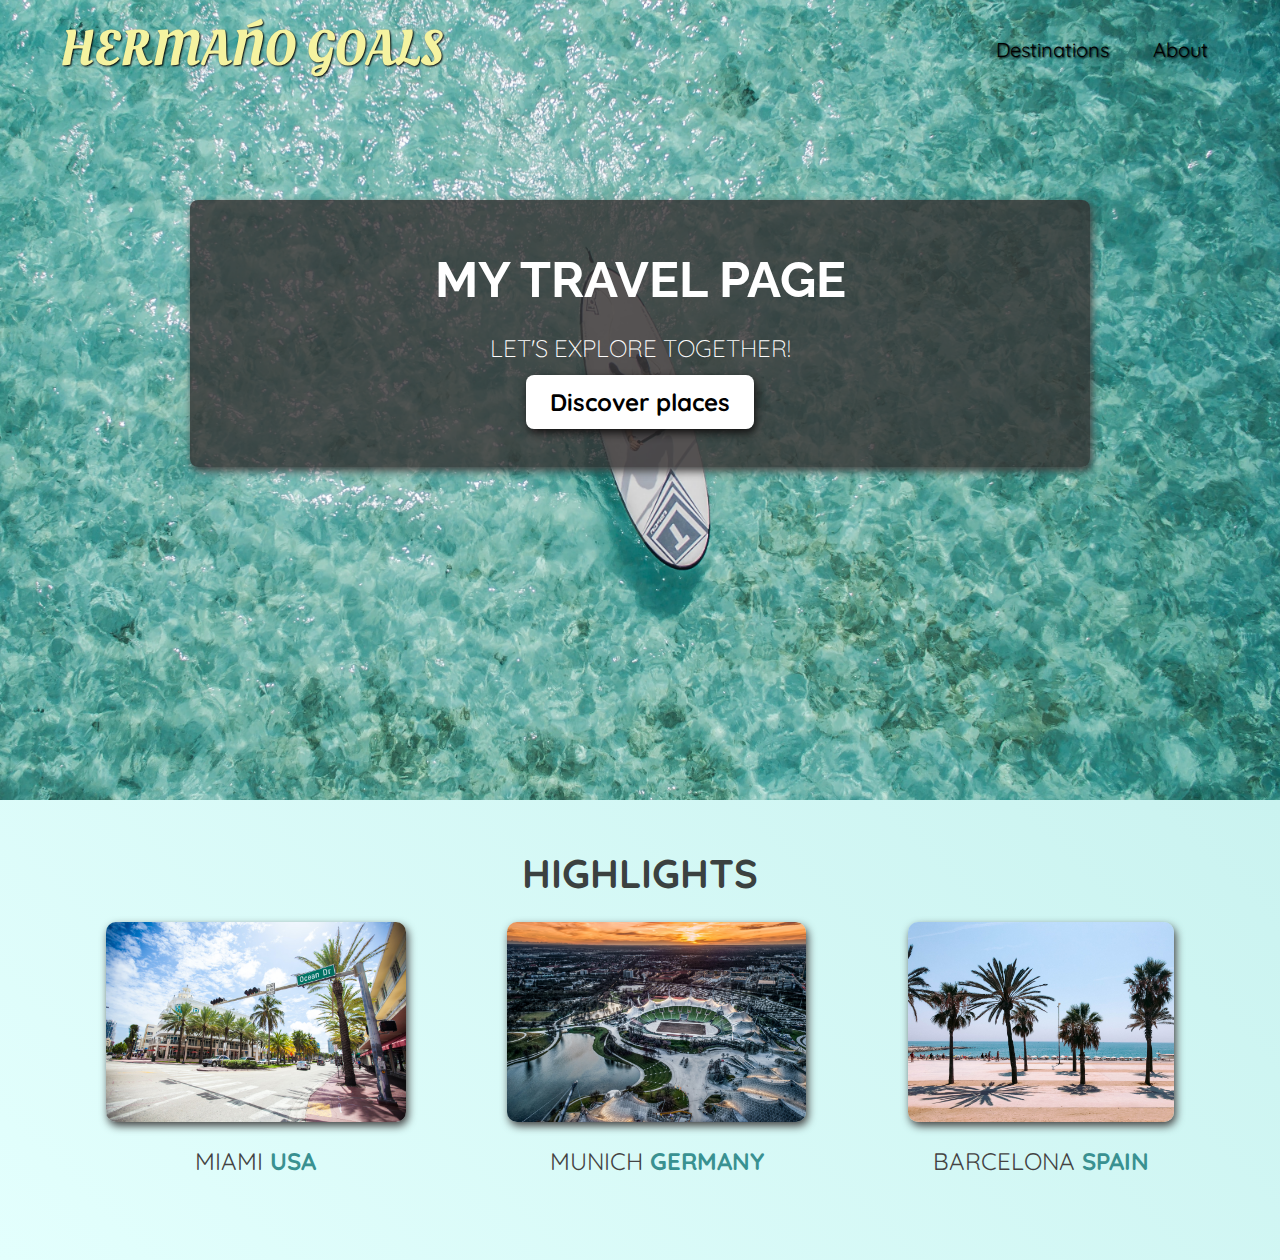
<file: index.html>
<!DOCTYPE html>
<html lang="en">
<head>
    <meta charset="UTF-8">
    <link
      href="https://fonts.googleapis.com/css2?family=Raleway:wght@700&family=Oleo+Script:wght@700&family=Quicksand:wght@300;500;700&display=swap"
      rel="stylesheet"
    />
    <link rel="stylesheet" href="shared.css">
    <link rel="stylesheet" href="styles.css">
    <title>Hermańo Goals</title>
</head>
<body>
    <header>
        <div id="page-logo">
            <a href="/index.html">Hermańo Goals</a>
        </div>
        <nav>
            <ul>
                <li><a href="/places.html">Destinations</a></li>
                <li><a href="">About</a></li>
            </ul>
        </nav>
    </header>
    <main>
        <section id="hero">
            <div id="hero-content">
                <h1>My travel page</h1>
                <p>Let's explore together!</p>
                <a href="/places.html">Discover places</a>
            </div>
        </section>
        <section id="highlights">
            <h2>Highlights</h2>
            <ul id="destinations">
                <li class="destination">
                    <img
                     src="images/places/miami.jpg" 
                     alt="Miami on sunny day"
                    />
                    <p> Miami <strong>USA</strong></p>
                </li>
                <li class="destination">
                    <img 
                     src="images/places/munich.jpg" 
                     alt="Munich stadium"
                    />
                    <p> Munich <strong>GERMANY</strong></p>
                </li>
                <li class="destination">
                    <img 
                     src="images/places/barcelona.jpg" 
                     alt="Barcelona palm beach"
                    />
                    <P> Barcelona <strong>SPAIN</strong></P> 
                </li>
            </ul> 
        </section>
    </main>
    <footer></footer>
</body>
</html>
</file>
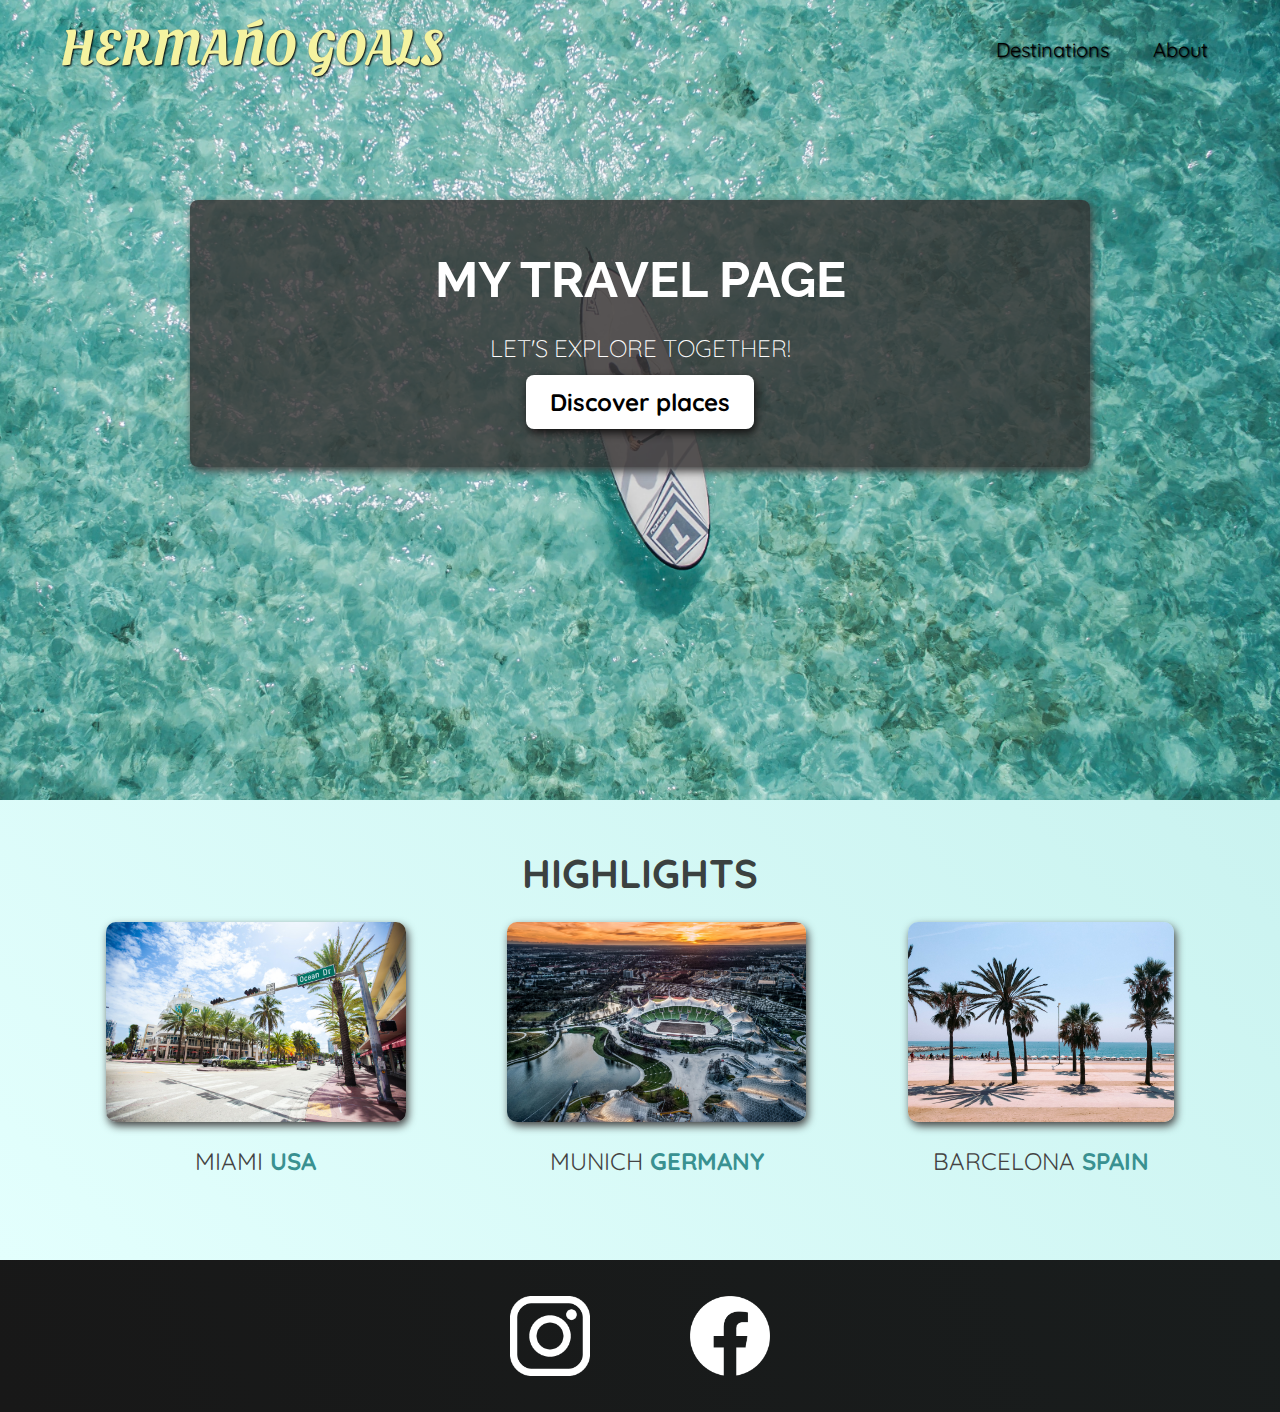
<file: Website_1/index.html>
<!DOCTYPE html>
<html lang="en">
<head>
    <meta charset="UTF-8">
    <link
      href="https://fonts.googleapis.com/css2?family=Raleway:wght@700&family=Oleo+Script:wght@700&family=Quicksand:wght@300;500;700&display=swap"
      rel="stylesheet"
    />
    <link rel="stylesheet" href="shared.css">
    <link rel="stylesheet" href="styles.css">
    <title>Hermańo Goals</title>
</head>
<body>
    <header>
        <div id="page-logo">
            <a href="index.html">Hermańo Goals</a>
        </div>
        <nav>
            <ul>
                <li><a href="places.html">Destinations</a></li>
                <li><a href="">About</a></li>
            </ul>
        </nav>
    </header>
    <main>
        <section id="hero">
            <div id="hero-content">
                <h1>My travel page</h1>
                <p>Let's explore together!</p>
                <a href="places.html">Discover places</a>
            </div>
        </section>
        <section id="highlights">
            <h2>Highlights</h2>
            <ul id="destinations">
                <li class="destination">
                    <img
                     src="images/places/miami.jpg" 
                     alt="Miami on sunny day"
                    />
                    <p> Miami <strong>USA</strong></p>
                </li>
                <li class="destination">
                    <img 
                     src="images/places/munich.jpg" 
                     alt="Munich stadium"
                    />
                    <p> Munich <strong>GERMANY</strong></p>
                </li>
                <li class="destination">
                    <img 
                     src="images/places/barcelona.jpg" 
                     alt="Barcelona palm beach"
                    />
                    <P> Barcelona <strong>SPAIN</strong></P> 
                </li>
            </ul> 
        </section>
    </main>
    <footer>
        <ul>
            <li>
              <a href="https://www.instagram.com">
                <img src="images/icons/insta.png" alt="Instagram logo"
              /></a>
            </li>
            <li>
              <a href="https://www.facebook.com">
                <img src="images/icons/facebook.png" alt="Facebook logo"
              /></a>
            </li>
          </ul> 
    </footer>
</body>
</html>
</file>
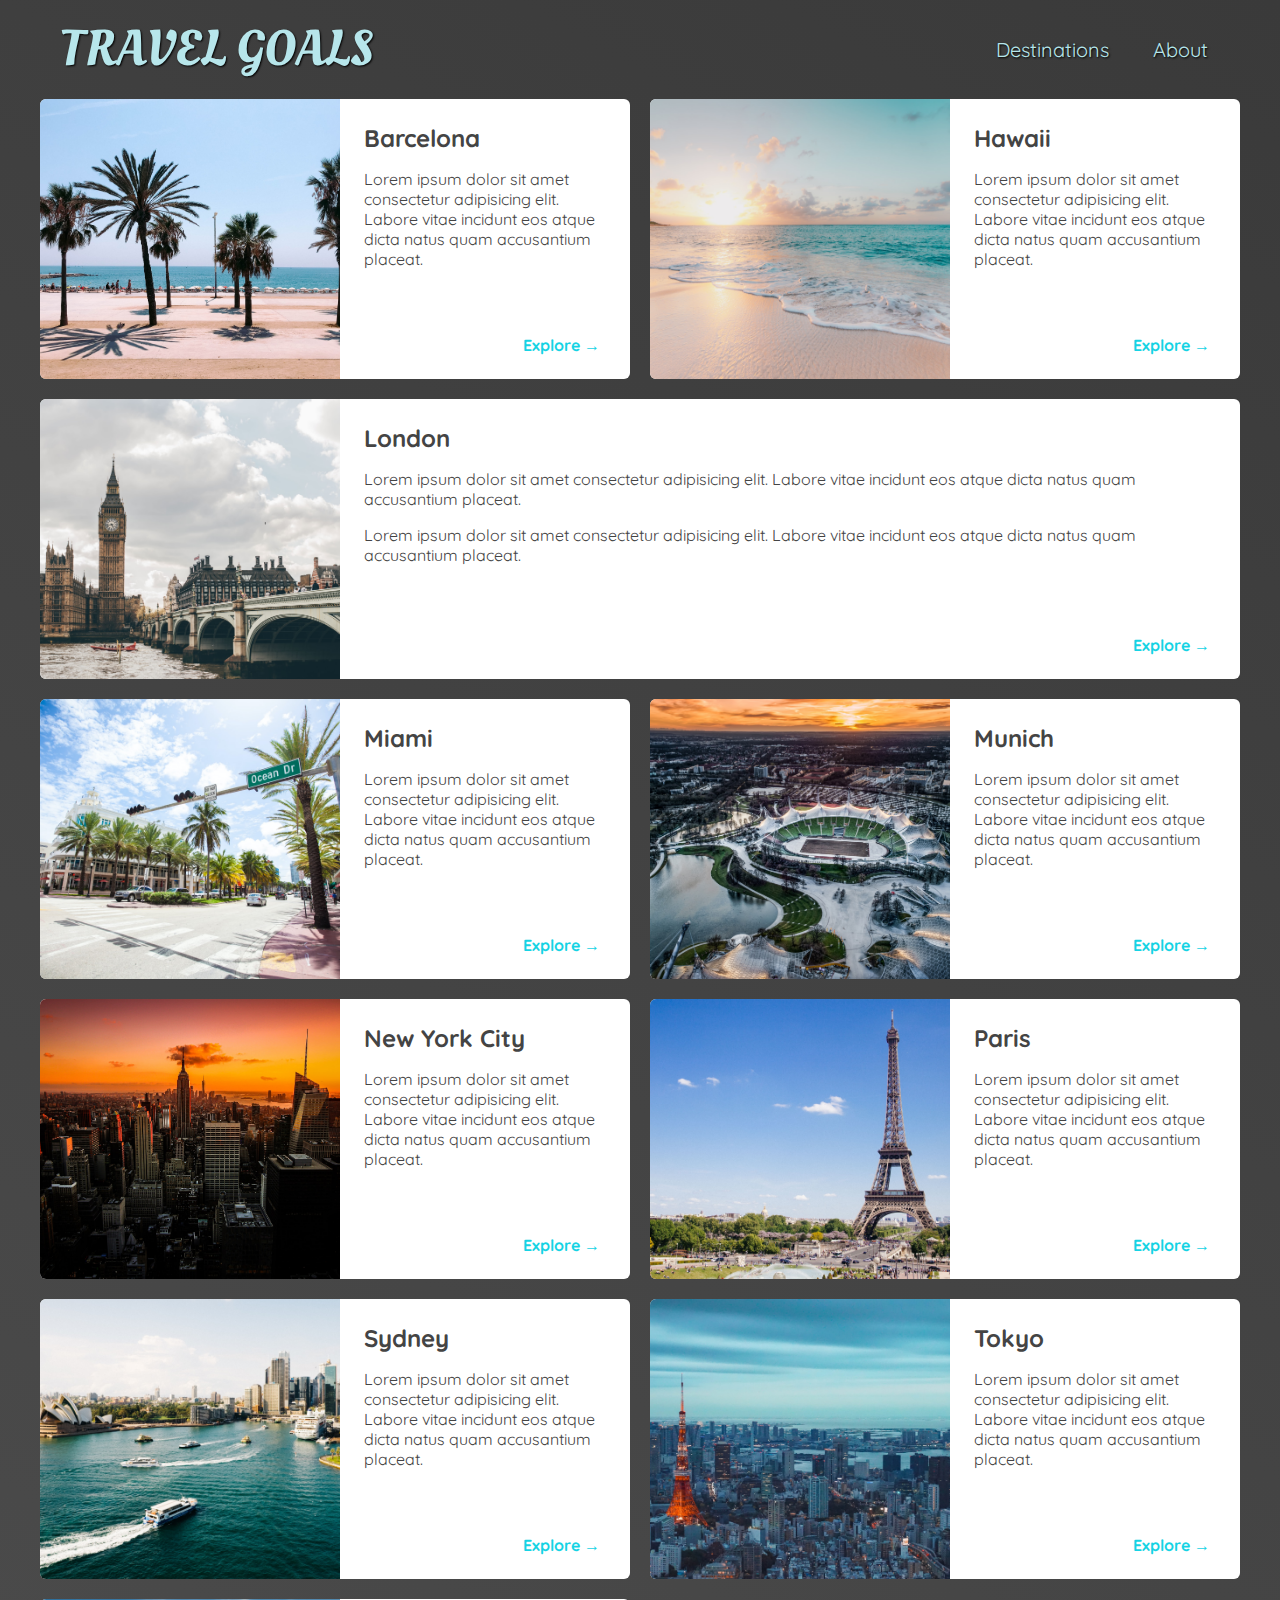
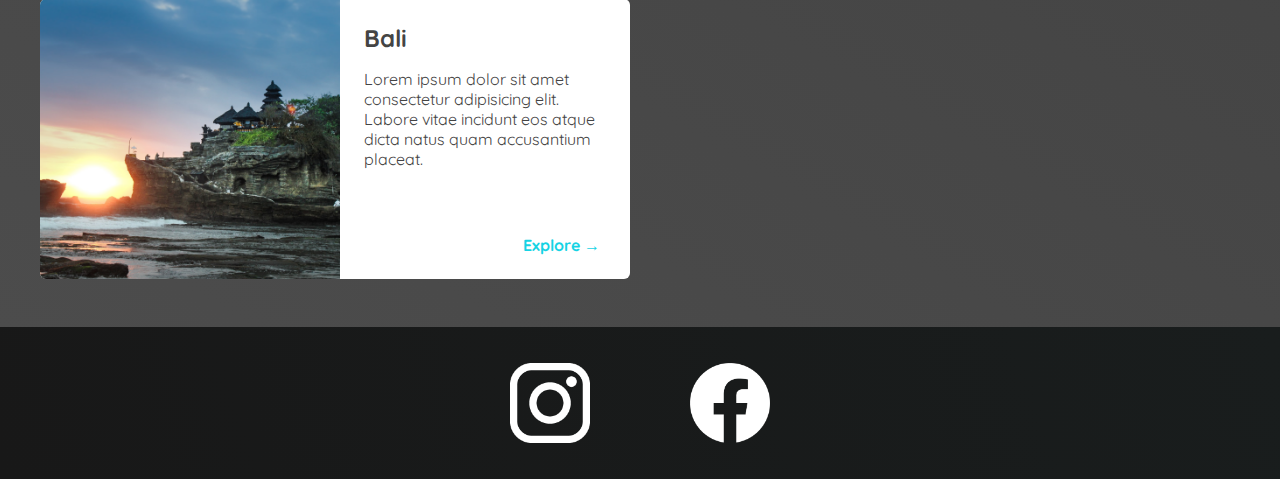
<file: Website_1/places.html>
<!DOCTYPE html>
<html lang="en">
  <head>
    <meta charset="UTF-8" />
    <link
      href="https://fonts.googleapis.com/css2?family=Raleway:wght@700&family=Oleo+Script:wght@700&family=Quicksand:wght@300;500&display=swap"
      rel="stylesheet"
    />
    <link rel="stylesheet" href="shared.css" />
    <link rel="stylesheet" href="places.css" />
    <title>Travel Goals</title>
  </head>
  <body>
    <header>
      <div id="page-logo">
        <a href="index.html">Travel Goals</a>
      </div>
      <nav>
        <ul>
          <li><a href="places.html">Destinations</a></li>
          <li><a href="">About</a></li>
        </ul>
      </nav>
    </header>
    <main>
      <ul>
        <li>
          <img src="images/places/barcelona.jpg" alt="City of Barcelona" />
          <div class="item-content">
            <div>
              <h2>Barcelona</h2>
              <p>
                Lorem ipsum dolor sit amet consectetur adipisicing elit. Labore
                vitae incidunt eos atque dicta natus quam accusantium placeat.
              </p>
            </div>
            <div class="actions">
              <a href="https://en.wikipedia.org/wiki/Barcelona">Explore &#x2192</a>
            </div>
          </div>
        </li>
        <li>
          <img src="images/places/hawaii.jpg" alt="Hawaii beach" />
          <div class="item-content">
            <div>
              <h2>Hawaii</h2>
              <p>
                Lorem ipsum dolor sit amet consectetur adipisicing elit. Labore
                vitae incidunt eos atque dicta natus quam accusantium placeat.
              </p>
            </div>
            <div class="actions">
              <a href="hhttps://en.wikipedia.org/wiki/Hawaii">Explore &#x2192</a>
            </div>
          </div>
        </li>
        <li>
          <img src="images/places/london.jpg" alt="London city" />
          <div class="item-content">
            <div>
              <h2>London</h2>
              <p>
                Lorem ipsum dolor sit amet consectetur adipisicing elit. Labore
                vitae incidunt eos atque dicta natus quam accusantium placeat.
              </p>
              <p>
                Lorem ipsum dolor sit amet consectetur adipisicing elit. Labore
                vitae incidunt eos atque dicta natus quam accusantium placeat.
              </p>
            </div>
            <div class="actions">
              <a href="https://en.wikipedia.org/wiki/London">Explore &#x2192</a>
            </div>
          </div>
        </li>
        <li>
          <img src="images/places/miami.jpg" alt="Miami streets" />
          <div class="item-content">
            <div>
              <h2>Miami</h2>
              <p>
                Lorem ipsum dolor sit amet consectetur adipisicing elit. Labore
                vitae incidunt eos atque dicta natus quam accusantium placeat.
              </p>
            </div>
            <div class="actions">
              <a href="https://en.wikipedia.org/wiki/Miami">Explore &#x2192</a>
            </div>
          </div>
        </li>
        <li>
          <img src="images/places/munich.jpg" alt="Munich football stadium" />
          <div class="item-content">
            <div>
              <h2>Munich</h2>
              <p>
                Lorem ipsum dolor sit amet consectetur adipisicing elit. Labore
                vitae incidunt eos atque dicta natus quam accusantium placeat.
              </p>
            </div>
            <div class="actions">
              <a href="https://en.wikipedia.org/wiki/Munich">Explore &#x2192</a>
            </div>
          </div>
        </li>
        <li>
          <img src="images/places/new-york-city.jpg" alt="New York City skyline" />
          <div class="item-content">
            <div>
              <h2>New York City</h2>
              <p>
                Lorem ipsum dolor sit amet consectetur adipisicing elit. Labore
                vitae incidunt eos atque dicta natus quam accusantium placeat.
              </p>
            </div>
            <div class="actions">
              <a href="https://en.wikipedia.org/wiki/New_York_City"
                >Explore &#x2192</a
              >
            </div>
          </div>
        </li>
        <li>
          <img src="images/places/paris.jpg" alt="Paris city" />
          <div class="item-content">
            <div>
              <h2>Paris</h2>
              <p>
                Lorem ipsum dolor sit amet consectetur adipisicing elit. Labore
                vitae incidunt eos atque dicta natus quam accusantium placeat.
              </p>
            </div>
            <div class="actions">
              <a href="https://en.wikipedia.org/wiki/Paris">Explore &#x2192</a>
            </div>
          </div>
        </li>
        <li>
          <img src="images/places/sydney.jpg" alt="Sydney beach" />
          <div class="item-content">
            <div>
              <h2>Sydney</h2>
              <p>
                Lorem ipsum dolor sit amet consectetur adipisicing elit. Labore
                vitae incidunt eos atque dicta natus quam accusantium placeat.
              </p>
            </div>
            <div class="actions">
              <a href="https://en.wikipedia.org/wiki/Sydney">Explore &#x2192</a>
            </div>
          </div>
        </li>
        <li>
          <img src="images/places/tokyo.jpg" alt="Tokyo skyline" />
          <div class="item-content">
            <div>
              <h2>Tokyo</h2>
              <p>
                Lorem ipsum dolor sit amet consectetur adipisicing elit. Labore
                vitae incidunt eos atque dicta natus quam accusantium placeat.
              </p>
            </div>
            <div class="actions">
              <a href="https://en.wikipedia.org/wiki/Tokyo">Explore &#x2192</a>
            </div>
          </div>
        </li>
        <li>
          <img src="images/places/bali.jpg" alt="Bali beach" />
          <div class="item-content">
            <div>
              <h2>Bali</h2>
              <p>
                Lorem ipsum dolor sit amet consectetur adipisicing elit. Labore
                vitae incidunt eos atque dicta natus quam accusantium placeat.
              </p>
            </div>
            <div class="actions">
              <a href="https://en.wikipedia.org/wiki/Bali">Explore &#x2192</a>
            </div>
          </div>
        </li>
      </ul>
    </main>
    <footer>
      <ul>
        <li>
          <a href="https://www.instagram.com">
            <img src="images/icons/insta.png" alt="Instagram logo"
          /></a>
        </li>
        <li>
          <a href="https://www.facebook.com">
            <img src="images/icons/facebook.png" alt="Facebook logo"
          /></a>
        </li>
      </ul>
    </footer>
  </body>
</html>
</file>
<file: shared.css>
body {
    font-family: "Quicksand",  sans-serif;
    margin: 0%;
}

 ul {
    list-style: none;
    margin: 0;
    padding: 0%;
}

header {
    display: flex;
    justify-content: space-between;
    align-items: center;
    padding: 15px 60px;
    position: absolute;
    width: 100%;
    top: 0;
    left: 0;
    box-sizing: border-box;
}

#page-logo a {
    padding: 10;
    font-family: "Oleo Script", sans-serif;
    color: rgb(245,243,160);
    font-size: 50px;
    text-decoration: none;
    text-transform: uppercase;
    text-shadow: 1px 1px 2px rgb(0,0,0);
}

header ul{
    display: flex;
}

header li{
    margin-left: 20px;
}

nav a {
    color: black;
    text-decoration: none;
    font-size: 20px;
    padding: 12px;
    text-shadow: 1px 1px 2px black;
    border-radius: 6px;
}

nav a:hover {
    color: black;
    background-color: ghostwhite;
}
</file>
<file: styles.css>
#hero {
    height: 800px;
    background-image: url("images/places/ocean.jpg");
    background-position: center;
    background-size: cover;
}

#hero-content {
    width: 900px;
    background-color: rgb(51,47,47,0.8);
    box-shadow: 2px 4px 8px rgb(68,67,67);
    border-radius: 8px;
    text-align: center;
    padding: 50px 0;
    margin: 0 auto;
    position: relative;
    top: 200px;
}

#hero-content h1 {
    color: white;
    text-transform: uppercase;
    font-size: 50px;
    font-family: "Raleway", sans-serif;
    margin: 0%;
}

#hero-content p {
    color: white;
    text-transform: uppercase;
    font-size: 24px;
    font-weight: 300;
}

#hero-content a {
    text-decoration: none;
    background-color: rgb(255, 255, 255);
    padding: 12px 24px;
    color: black;
    font-size: 24px;
    font-weight: bold;
    border-radius: 8px;
    box-shadow: 2px 4px 8px rgb(19, 18, 18);
}

#hero-content a:hover {
    background-color: rgb(0, 0, 0);
    color: white;
    text-transform: uppercase;
}

#highlights {
    padding: 24px;
    background: linear-gradient(45deg, rgb( 227, 255, 253), rgb( 202, 243, 240));
}

#highlights h2 {
    text-transform: uppercase;
    text-align: center;
    font-size: 40px;
    color: rgb(59,65,64);
    margin: 24px 0;
}

#destinations {
    display: flex;
    width: 90%;
    margin: auto;
    margin-bottom: 40px;
    justify-content: space-between;
}

.destination {
    margin: 0 20px;
    text-transform: uppercase;
}

.destination p {
    text-align: center;
    font-size: 24px;
    color: rgb(68,67,67);
    margin: 20px 0;
}

.destination img {
    height: 200px;
    width: 100%;
    box-shadow: 2px 4px 8px rgb(68,67,67);
    border-radius: 10px;
    object-fit: cover;
}

.destination strong {
    color: rgb(57, 145, 145);
}
</file>
<file: Website_1/shared.css>
body {
    font-family: "Quicksand",  sans-serif;
    margin: 0%;
}

 ul {
    list-style: none;
    margin: 0;
    padding: 0%;
}

header {
    display: flex;
    justify-content: space-between;
    align-items: center;
    padding: 15px 60px;
    position: absolute;
    width: 100%;
    top: 0;
    left: 0;
    box-sizing: border-box;
}

#page-logo a {
    padding: 10;
    font-family: "Oleo Script", sans-serif;
    color: rgb(245,243,160);
    font-size: 50px;
    text-decoration: none;
    text-transform: uppercase;
    text-shadow: 1px 1px 2px rgb(0,0,0);
}

header ul{
    display: flex;
}

header li{
    margin-left: 20px;
}

nav a {
    color: black;
    text-decoration: none;
    font-size: 20px;
    padding: 12px;
    text-shadow: 1px 1px 2px black;
    border-radius: 6px;
}

nav a:hover {
    color: black;
    background-color: ghostwhite;
}

footer {
    background: linear-gradient(70deg, rgb(24,24,24),rgb(25,29,29));
    padding: 36px 0;
}

footer ul {
  display: flex;
  justify-content: center;
  /* padding: 40px; */
}

footer li {
  width: 80px;
  height: 80px;
  margin: 0 50px;
}

footer img {
  width: 100%;
  height: 100%;
}
</file>
<file: Website_1/styles.css>
#hero {
    height: 800px;
    background-image: url("images/places/ocean.jpg");
    background-position: center;
    background-size: cover;
}

#hero-content {
    width: 900px;
    background-color: rgb(51,47,47,0.8);
    box-shadow: 2px 4px 8px rgb(68,67,67);
    border-radius: 8px;
    text-align: center;
    padding: 50px 0;
    margin: 0 auto;
    position: relative;
    top: 200px;
}

#hero-content h1 {
    color: white;
    text-transform: uppercase;
    font-size: 50px;
    font-family: "Raleway", sans-serif;
    margin: 0%;
}

#hero-content p {
    color: white;
    text-transform: uppercase;
    font-size: 24px;
    font-weight: 300;
}

#hero-content a {
    text-decoration: none;
    background-color: rgb(255, 255, 255);
    padding: 12px 24px;
    color: black;
    font-size: 24px;
    font-weight: bold;
    border-radius: 8px;
    box-shadow: 2px 4px 8px rgb(19, 18, 18);
}

#hero-content a:hover {
    background-color: rgb(0, 0, 0);
    color: white;
    text-transform: uppercase;
}

#highlights {
    padding: 24px;
    background: linear-gradient(45deg, rgb( 227, 255, 253), rgb( 202, 243, 240));
}

#highlights h2 {
    text-transform: uppercase;
    text-align: center;
    font-size: 40px;
    color: rgb(59,65,64);
    margin: 24px 0;
}

#destinations {
    display: flex;
    width: 90%;
    margin: auto;
    margin-bottom: 40px;
    justify-content: space-between;
}

.destination {
    margin: 0 20px;
    text-transform: uppercase;
}

.destination p {
    text-align: center;
    font-size: 24px;
    color: rgb(68,67,67);
    margin: 20px 0;
}

.destination img {
    height: 200px;
    width: 100%;
    box-shadow: 2px 4px 8px rgb(68,67,67);
    border-radius: 10px;
    object-fit: cover;
}

.destination strong {
    color: rgb(57, 145, 145);
}
</file>
<file: Website_1/places.css>
body {
    background: linear-gradient(30deg, rgb(77, 77, 77), rgb(58, 58, 58));
    color: rgb(68,68,68);
  }
  
  #page-logo a {
    color: rgb(183, 230, 235);
  }
  
  header {
    position: static;
  }

  header a {
    color: rgb(183, 230, 235);
  }
  
  header nav a:hover {
    background-color: rgb(183, 230, 235);
    color: rgb(59, 59, 59);
  }
  
  main ul {
    width: 1200px;
    margin: 0 auto 48px auto;
    display: grid;
    grid-template-columns: 1fr 1fr;
    gap: 20px 20px;
  }

  li:nth-of-type(3) {
    grid-column: 1 / span 2;
  }
  
  main li {
    display: flex;
    background-color: white;
    box-shadow: 1px 1px 4px rgb(0, 0green, 0blue);
    border-radius: 6px;
    overflow: hidden;
    
  }
  
  main li img {
    width: 300px;
    height: 280px;
    object-fit: cover;
  }
  
  .item-content {
    padding: 24px;
    display: flex;
    flex-direction: column;
    justify-content: space-between;
  }

  .item-content h2 {
    margin: 0;
  }

  .actions {
    text-align: right;
  }

  .actions a {
    text-decoration: none;
    padding: 6px;
    color: rgb(22, 211, 228);
    font-weight: bolder;
    border-radius: 5px;
  }

  .actions a:hover {
    background-color:rgb(235, 253, 255);
  }
</file>
